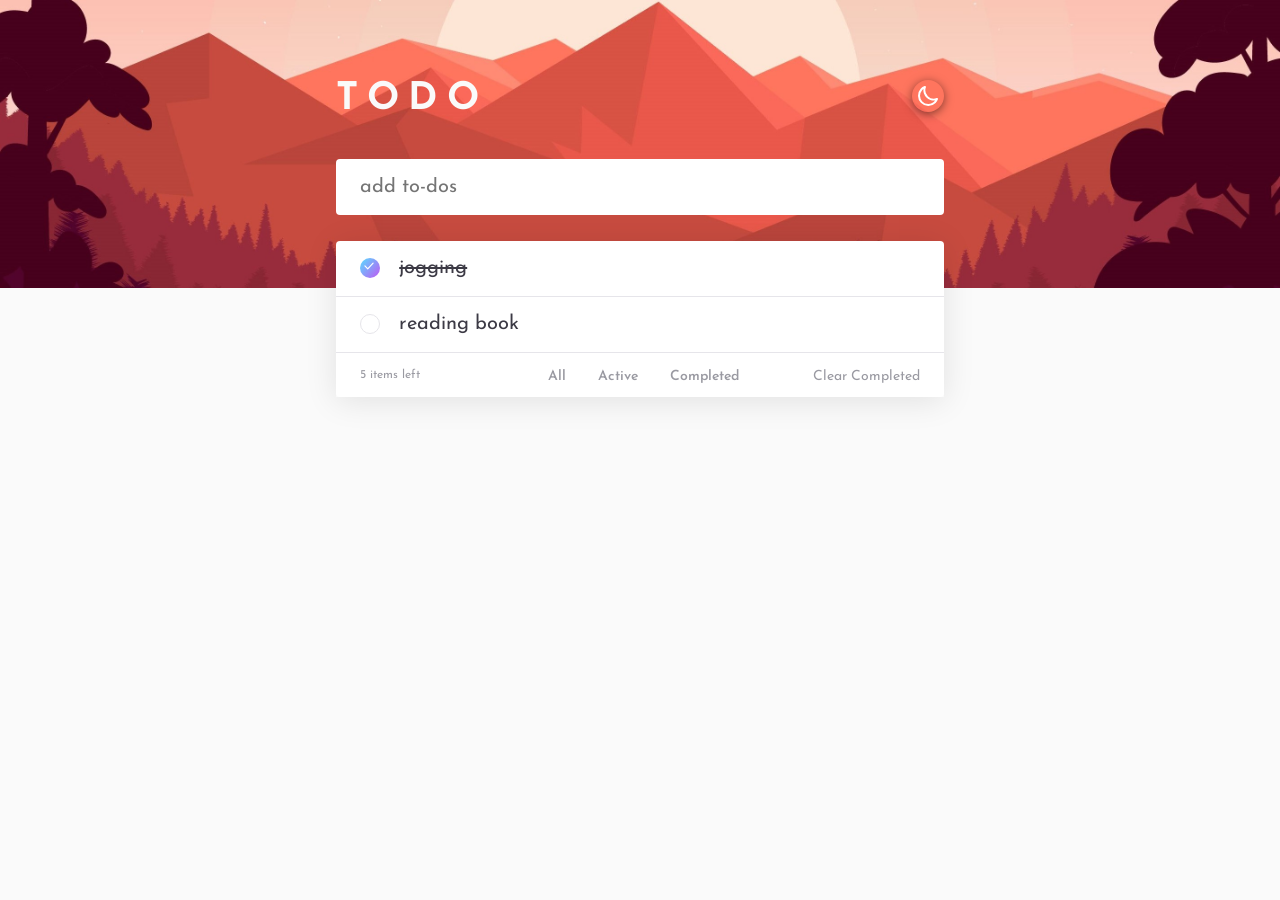
<file: index.html>
<!DOCTYPE html>
<html lang="en">
<head>
	<meta charset="utf-8"/>
	<meta name="viewport" content="width=device-width, initial-scale=1">
  <title>ToDo App</title>
	<link rel='stylesheet' href='./styles/main.css'/>
	<link rel="preconnect" href="https://fonts.googleapis.com">
	<link rel="preconnect" href="https://fonts.gstatic.com" crossorigin>
	<link href="https://fonts.googleapis.com/css2?family=Josefin+Sans:wght@300;400;700&display=swap" rel="stylesheet">
</head>

<body>
    <div class="container">
        <div class="banner"></div>	
        <div class="main-content">
					<div class="list-wrapper">
						<div class="heading">
							<h3>TODO</h3>			
							<div class="icon-wrapper">
							
							</div>		
						</div>					
						<input id="input" type="text" placeholder="add to-dos"/>
						<div class="list-wrapper__items">
							<ul class="ul">
								<li class="list-item">								 
									<label class="checkbox">
										<input type="checkbox" checked="checked">
										<span class="checkmark"></span>
										<span class="item">jogging</span>
									</label>
									<!-- <img class="close-icon" src='../assets/close-outline.svg' alt="close-icon"> -->
								</li>
						  	<li class="list-item">
									<label class="checkbox">
										<input type="checkbox">
										<span class="checkmark"></span>
										<span class="item">reading book</span>
									</label>
								</li>
								<li class="list-footer">
									<p>5 items left</p>								
									<p class="status">All</p>
									<p class="status">Active</p>
									<p class="status">Completed</p>
									<p>Clear Completed</p>								
								</li>              
							</ul>             
						</div>
            <ul class="ul-outer">
              <li class="list-footer-outer">
                <p class="status">All</p>
                <p class="status">Active</p>
                <p class="status">Completed</p>
              </li>
            </ul>
					</div>
        </div>
    </div>
	<script type="text/javascript" src="../js/main.js"></script> 
</body>
</html>
</file>
<file: styles/main.css>
* {
  -webkit-box-sizing: border-box;
          box-sizing: border-box;
  box-sizing: border-box;
}

body {
  margin: 0;
}

.container {
  --main-bg-color: #FAFAFA;
  --banner-bg-img: url(../assets/dawn.jpg);
  --input-bg-color: #FFFFFF;
  --input-font-color: #3C3A45;
  --banner-icon: url(../assets/moon-outline.svg);
  --list-bg-color: #FFFFFF;
  --list-separator-color: #E6E5EA;
  --list-font-color: #3C3A45;
  --checkbox-border-color: #E6E5EA;
  --list-bg-color: #FFFFFF;
  --footer-font-color: #9a9aa2;
  --p-font-color: #9a9aa2;
  --footer-font-hover: #58596b;
}

.container.dark {
  --main-bg-color: #181824;
  --banner-bg-img: url(../assets/dusk.jpg);
  --input-bg-color: #25273C;
  --input-font-color: #D3D5EC;
  --banner-icon: url(../assets/sun-outline.svg);
  --list-bg-color: #25273C;
  --list-separator-color: #555770;
  --list-font-color: #D3D5EC;
  --checkbox-border-color: #555770;
  --list-bg-color: #25273C;
  --footer-font-color: #454760;
  --p-font-color: #454760;
  --footer-font-hover: #e8ebfa;
}

.container {
  display: -webkit-box;
  display: -ms-flexbox;
  display: flex;
  -webkit-box-orient: vertical;
  -webkit-box-direction: normal;
      -ms-flex-direction: column;
          flex-direction: column;
  height: 100%;
}

.container .banner {
  height: 18rem;
  width: 100%;
  background-image: var(--banner-bg-img);
  background-repeat: no-repeat;
  background-size: cover;
  background-position: top;
}

.container .main-content {
  background-color: var(--main-bg-color);
  height: calc(100vh - 18rem);
  display: -webkit-box;
  display: -ms-flexbox;
  display: flex;
}

.container .main-content .list-wrapper {
  width: 38rem;
  margin-left: auto;
  margin-right: auto;
  margin-top: -13rem;
}

@media screen and (max-width: 1024px) {
  .container .main-content .list-wrapper {
    width: 32rem;
  }
}

@media screen and (max-width: 425px) {
  .container .main-content .list-wrapper {
    width: 23rem;
  }
}

@media screen and (max-width: 376px) {
  .container .main-content .list-wrapper {
    width: 20rem;
  }
}

@media screen and (max-width: 320px) {
  .container .main-content .list-wrapper {
    width: 17rem;
  }
}

.container .main-content .list-wrapper .heading {
  display: -webkit-box;
  display: -ms-flexbox;
  display: flex;
}

.container .main-content .list-wrapper .heading h3 {
  margin-top: 0;
  margin-bottom: 2.5rem;
  font-weight: 700;
  font-size: 2.375rem;
  letter-spacing: 0.6rem;
  color: #FAFAFA;
  font-family: 'Josefin Sans', sans-serif;
}

.container .main-content .list-wrapper .heading .icon-wrapper {
  padding: .25rem;
  border-radius: 1.5625rem;
  -webkit-box-shadow: 0 2px 10px rgba(0, 0, 0, 0.5);
          box-shadow: 0 2px 10px rgba(0, 0, 0, 0.5);
  margin-left: auto;
  height: 2rem;
  width: 2rem;
  content: var(--banner-icon);
}

.container .main-content .list-wrapper input {
  padding: 1rem 1.5rem;
  font-size: 1.25rem;
  color: var(--input-font-color);
  width: 38rem;
  height: 3.5rem;
  border: none;
  border-radius: 0.25rem;
  background-color: var(--input-bg-color);
  font-family: 'Josefin Sans', sans-serif;
  font-weight: 400;
  display: -webkit-box;
  display: -ms-flexbox;
  display: flex;
  -webkit-box-align: center;
      -ms-flex-align: center;
          align-items: center;
}

.container .main-content .list-wrapper input:focus {
  outline: none;
}

@media screen and (max-width: 1024px) {
  .container .main-content .list-wrapper input {
    width: 32rem;
  }
}

@media screen and (max-width: 425px) {
  .container .main-content .list-wrapper input {
    width: 23rem;
  }
}

@media screen and (max-width: 376px) {
  .container .main-content .list-wrapper input {
    width: 20rem;
  }
}

@media screen and (max-width: 320px) {
  .container .main-content .list-wrapper input {
    width: 17rem;
  }
}

.container .main-content .list-wrapper .ul-outer {
  margin-top: 1rem;
  list-style: none;
  padding-left: 0;
  -webkit-box-shadow: 0 4px 30px rgba(0, 0, 0, 0.1);
          box-shadow: 0 4px 30px rgba(0, 0, 0, 0.1);
  display: none;
}

.container .main-content .list-wrapper .ul-outer .list-footer-outer {
  display: -webkit-box;
  display: -ms-flexbox;
  display: flex;
  height: 2.8rem;
  width: 100%;
  background-color: var(--list-bg-color);
  font-family: 'Josefin Sans', sans-serif;
  font-weight: 600;
  padding: 1rem 1.5rem;
  font-size: .875rem;
  color: var(--footer-font-color);
  border-radius: 0.25rem;
  -webkit-box-pack: center;
      -ms-flex-pack: center;
          justify-content: center;
  -webkit-box-align: center;
      -ms-flex-align: center;
          align-items: center;
}

.container .main-content .list-wrapper .ul-outer .list-footer-outer .status {
  cursor: pointer;
}

.container .main-content .list-wrapper .ul-outer .list-footer-outer .status:not(:last-child) {
  margin-right: 2rem;
}

.container .main-content .list-wrapper .ul-outer .list-footer-outer .status:hover {
  color: var(--footer-font-hover);
}

.container .main-content .list-wrapper .ul-outer .list-footer-outer .status:first-child {
  color: #5482d7;
}

@media screen and (max-width: 1024px) {
  .container .main-content .list-wrapper .ul-outer {
    display: block;
  }
}

.container .main-content .list-wrapper__items {
  margin-top: 1.6rem;
  -webkit-box-shadow: 0 4px 30px rgba(0, 0, 0, 0.1);
          box-shadow: 0 4px 30px rgba(0, 0, 0, 0.1);
}

.container .main-content .list-wrapper__items .ul {
  list-style: none;
  padding-left: 0;
}

.container .main-content .list-wrapper__items .ul .list-item {
  height: 3.5rem;
  width: 100%;
  background-color: var(--list-bg-color);
  font-family: 'Josefin Sans', sans-serif;
  font-weight: 400;
  padding: 1rem 1.5rem;
  font-size: 1.25rem;
  color: var(--list-font-color);
  border-bottom: 1px solid var(--list-separator-color);
  display: -webkit-box;
  display: -ms-flexbox;
  display: flex;
  -webkit-box-align: center;
      -ms-flex-align: center;
          align-items: center;
}

.container .main-content .list-wrapper__items .ul .list-item:first-child {
  border-radius: 0.25rem 0.25rem 0 0;
}

.container .main-content .list-wrapper__items .ul .list-item:last-child {
  border-bottom: none;
}

.container .main-content .list-wrapper__items .ul .list-item .close-icon {
  margin-left: auto;
}

.container .main-content .list-wrapper__items .ul .list-item .checkbox {
  display: -webkit-box;
  display: -ms-flexbox;
  display: flex;
  -webkit-box-align: center;
      -ms-flex-align: center;
          align-items: center;
}

.container .main-content .list-wrapper__items .ul .list-item .checkbox .checkmark {
  height: 1.25rem;
  width: 1.25rem;
  background-color: transparent;
  border: 1px solid var(--checkbox-border-color);
  border-radius: 3.125rem;
  margin-right: 1.2rem;
}

.container .main-content .list-wrapper__items .ul .list-item .checkbox .checkmark:after {
  content: "";
  position: absolute;
  display: none;
}

.container .main-content .list-wrapper__items .ul .list-item .checkbox input {
  position: absolute;
  opacity: 0;
  cursor: pointer;
}

.container .main-content .list-wrapper__items .ul .list-item .checkbox input:checked ~ .checkmark {
  background: linear-gradient(130deg, #57ddff, #c058f3);
  border: none;
}

.container .main-content .list-wrapper__items .ul .list-item .checkbox input:checked ~ .item {
  text-decoration: line-through;
}

.container .main-content .list-wrapper__items .ul .list-item .checkbox input:checked ~ .checkmark:after {
  content: url("data:image/svg+xml;charset=UTF-8,<svg xmlns='http://www.w3.org/2000/svg' viewBox='0 0 24 24'><g data-name='Layer 2'><g data-name='checkmark'><rect width='24' height='24' opacity='0'/><path style='fill: white' d='M9.86 18a1 1 0 0 1-.73-.32l-4.86-5.17a1 1 0 1 1 1.46-1.37l4.12 4.39 8.41-9.2a1 1 0 1 1 1.48 1.34l-9.14 10a1 1 0 0 1-.73.33z'/></g></g></svg>");
  display: block;
  height: 14px;
  width: 14px;
  margin-left: 0.15rem;
}

.container .main-content .list-wrapper__items .ul .list-item .checkbox:hover input ~ .checkmark {
  border: double 2px transparent;
  border-radius: 80px;
  background-image: -webkit-gradient(linear, left top, left bottom, from(var(--list-bg-color)), to(var(--list-bg-color))), radial-gradient(circle at top left, #57ddff, #c058f3);
  background-image: linear-gradient(var(--list-bg-color), var(--list-bg-color)), radial-gradient(circle at top left, #57ddff, #c058f3);
  background-origin: border-box;
  background-clip: content-box, border-box;
}

.container .main-content .list-wrapper__items .ul .list-footer {
  display: -webkit-box;
  display: -ms-flexbox;
  display: flex;
  height: 2.8rem;
  width: 100%;
  background-color: var(--list-bg-color);
  font-family: 'Josefin Sans', sans-serif;
  font-weight: 400;
  padding: 1rem 1.5rem;
  font-size: .875rem;
  color: var(--footer-font-color);
  border-radius: 0 0 0.25rem 0.25rem;
}

.container .main-content .list-wrapper__items .ul .list-footer p {
  margin-top: 0;
  margin-top: 0;
}

.container .main-content .list-wrapper__items .ul .list-footer p:hover {
  color: var(--footer-font-hover);
}

.container .main-content .list-wrapper__items .ul .list-footer p:first-child {
  font-size: .75rem;
  margin-right: 6rem;
  color: var(--p-font-color);
}

@media screen and (max-width: 320px) {
  .container .main-content .list-wrapper__items .ul .list-footer p:first-child {
    margin-right: 0;
  }
}

.container .main-content .list-wrapper__items .ul .list-footer p:last-child {
  margin-left: auto;
  cursor: pointer;
}

.container .main-content .list-wrapper__items .ul .list-footer .status {
  margin-left: 2rem;
  cursor: pointer;
  font-weight: 600;
}

.container .main-content .list-wrapper__items .ul .list-footer .status:first-child {
  color: #5482d7;
}

@media screen and (max-width: 1024px) {
  .container .main-content .list-wrapper__items .ul .list-footer .status {
    display: none;
  }
}
/*# sourceMappingURL=main.css.map */
</file>
